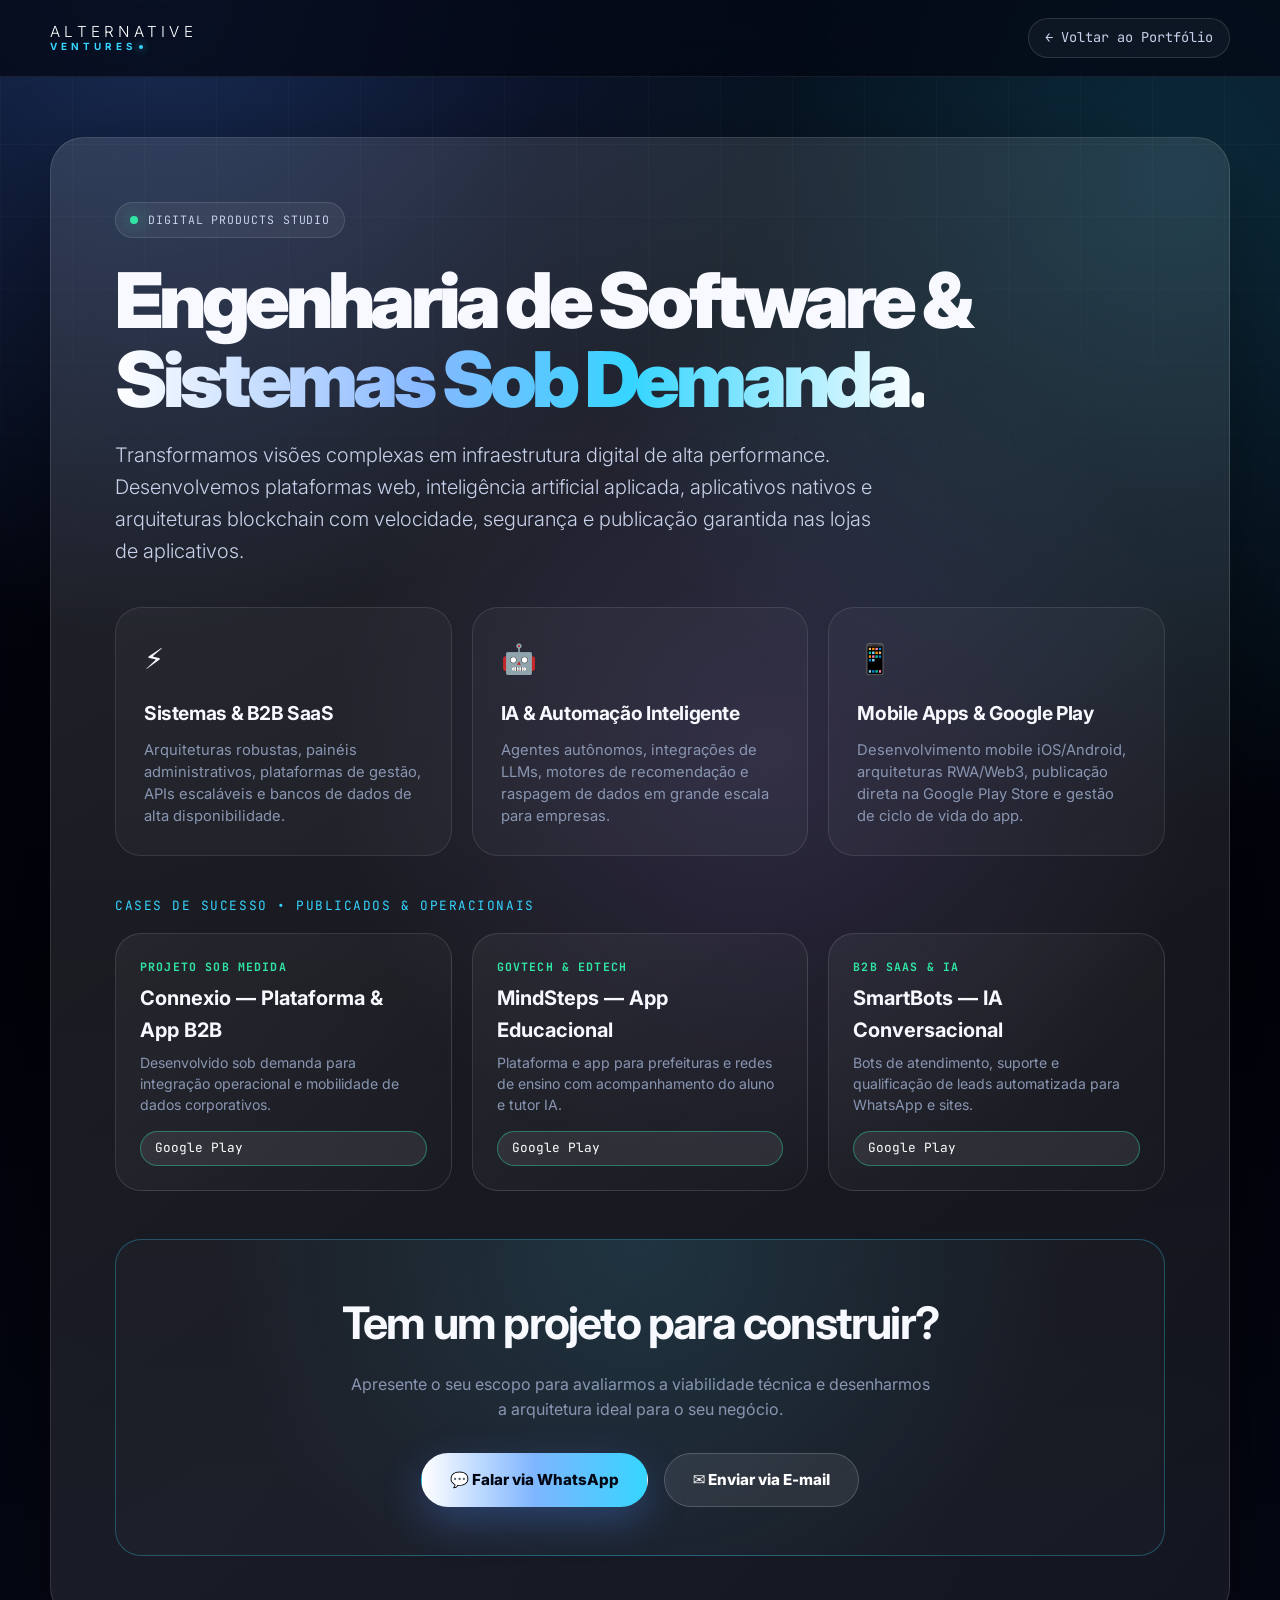
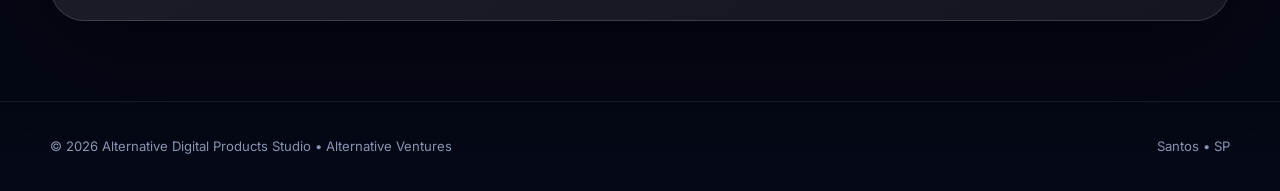
<file: site/dev/index.html>
<!DOCTYPE html>
<html lang="pt-BR">
<head>
<meta charset="UTF-8" />
<meta name="viewport" content="width=device-width, initial-scale=1.0" />
<title>Alternative Digital Products Studio | Desenvolvimento Sob Demanda</title>
<meta name="description" content="Engenharia de software, inteligência artificial, aplicativos e sistemas sob demanda com padrão de arquitetura proprietário." />
<meta name="theme-color" content="#050816" />
<link rel="preconnect" href="https://fonts.googleapis.com" />
<link rel="preconnect" href="https://fonts.gstatic.com" crossorigin />
<link href="https://fonts.googleapis.com/css2?family=Inter:wght@300;400;500;600;700;800;900&family=JetBrains+Mono:wght@400;500;700&display=swap" rel="stylesheet" />
<style>
:root{--bg:#040713;--text:#f7f9ff;--soft:#c7d2ea;--muted:#8996b2;--blue:#4f8cff;--cyan:#35d5ff;--green:#31e6a5;--purple:#9b7cff;--radius-xl:34px;--radius-lg:26px;--radius-md:18px;--font-sans:'Inter',system-ui,-apple-system,sans-serif;--font-mono:'JetBrains Mono',monospace;--shadow:0 30px 90px rgba(0,0,0,.40)}*{box-sizing:border-box;margin:0;padding:0}html{scroll-behavior:smooth}body{min-height:100vh;font-family:var(--font-sans);color:var(--text);line-height:1.6;background:radial-gradient(circle at 12% 0%,rgba(79,140,255,.28),transparent 30%),radial-gradient(circle at 92% 10%,rgba(53,213,255,.18),transparent 32%),radial-gradient(circle at 60% 42%,rgba(155,124,255,.14),transparent 34%),linear-gradient(180deg,var(--bg) 0%,#02030a 55%,#050816 100%);overflow-x:hidden;-webkit-font-smoothing:antialiased;display:flex;flex-direction:column;justify-content:space-between}body::before{content:'';position:fixed;inset:0;pointer-events:none;background-image:linear-gradient(rgba(255,255,255,.035) 1px,transparent 1px),linear-gradient(90deg,rgba(255,255,255,.035) 1px,transparent 1px);background-size:72px 72px;mask-image:linear-gradient(to bottom,rgba(0,0,0,.8),transparent 78%);z-index:-3}a{color:inherit;text-decoration:none}button{font:inherit}.container{width:min(1180px,calc(100% - 40px));margin:0 auto}.nav{position:sticky;top:0;z-index:50;backdrop-filter:blur(18px);background:rgba(4,7,19,.74);border-bottom:1px solid rgba(255,255,255,.075)}.nav-inner{min-height:76px;display:flex;align-items:center;justify-content:space-between;gap:20px}.brand-wordmark{display:flex;flex-direction:column;line-height:1.1}.wordmark-top{font-size:.95rem;font-weight:300;letter-spacing:.28em;text-transform:uppercase;color:#fff}.wordmark-bottom{font-size:.62rem;font-weight:700;letter-spacing:.4em;text-transform:uppercase;color:var(--cyan);margin-top:1px;display:inline-flex;align-items:center}.wordmark-bottom::after{content:'';display:inline-block;width:4px;height:4px;background:var(--cyan);border-radius:50%;margin-left:3px;box-shadow:0 0 8px var(--cyan)}.back-btn{color:var(--soft);font-size:.85rem;font-family:var(--font-mono);padding:8px 16px;border-radius:999px;border:1px solid rgba(255,255,255,.12);background:rgba(255,255,255,.04);transition:.2s ease}.back-btn:hover{color:#fff;border-color:var(--cyan);background:rgba(53,213,255,.10)}.hero{padding:60px 0 80px}.hero-card{position:relative;overflow:hidden;padding:clamp(34px,6vw,64px);border-radius:var(--radius-xl);border:1px solid rgba(255,255,255,.13);background:linear-gradient(145deg,rgba(255,255,255,.09),rgba(255,255,255,.025)),rgba(255,255,255,.04);box-shadow:var(--shadow)}.eyebrow{display:inline-flex;align-items:center;gap:10px;padding:8px 14px;border:1px solid rgba(255,255,255,.12);border-radius:999px;color:var(--soft);font-family:var(--font-mono);font-size:.72rem;letter-spacing:.08em;text-transform:uppercase;background:rgba(255,255,255,.055);margin-bottom:24px}.status-dot{width:8px;height:8px;border-radius:999px;background:var(--green);box-shadow:0 0 18px rgba(49,230,165,.9)}h1{font-size:clamp(2.5rem,6vw,5rem);line-height:1.02;letter-spacing:-.06em;font-weight:900;margin-bottom:20px}.gradient-text{background:linear-gradient(90deg,#fff 0%,#87b8ff 38%,#35d5ff 64%,#fff 100%);-webkit-background-clip:text;background-clip:text;color:transparent}.hero-p{color:var(--soft);font-size:clamp(1rem,2vw,1.25rem);max-width:780px;margin-bottom:40px;font-weight:300}.dev-grid{display:grid;grid-template-columns:repeat(3,1fr);gap:20px;margin-bottom:40px}.dev-card{padding:28px;border-radius:var(--radius-lg);border:1px solid rgba(255,255,255,.1);background:rgba(255,255,255,.03);transition:.24s ease}.dev-card:hover{transform:translateY(-4px);border-color:rgba(79,140,255,.4);background:rgba(255,255,255,.05)}.dev-card .icon{font-size:1.8rem;margin-bottom:16px;display:block}.dev-card h3{font-size:1.2rem;margin-bottom:10px;letter-spacing:-.02em}.dev-card p{color:var(--muted);font-size:.92rem;line-height:1.5}.cases-section{margin-bottom:48px}.cases-title{font-size:.8rem;font-family:var(--font-mono);text-transform:uppercase;letter-spacing:.12em;color:var(--cyan);margin-bottom:16px}.cases-grid{display:grid;grid-template-columns:repeat(3,1fr);gap:20px}.case-card{padding:24px;border-radius:var(--radius-lg);border:1px solid rgba(255,255,255,.12);background:linear-gradient(135deg,rgba(255,255,255,.05),rgba(255,255,255,.01));display:flex;flex-direction:column;justify-content:space-between;gap:16px}.case-card h4{font-size:.72rem;font-family:var(--font-mono);text-transform:uppercase;letter-spacing:.1em;color:var(--green);margin-bottom:6px}.case-card h3{font-size:1.25rem;margin-bottom:6px}.case-card p{color:var(--muted);font-size:.88rem;line-height:1.5}.playstore-badge-wrapper{position:relative;display:inline-block;align-self:flex-start}.qr-popover{display:none;position:absolute;bottom:calc(100% + 12px);left:50%;transform:translateX(-50%);background:#070c1d;border:1px solid rgba(53,213,255,.4);padding:12px;border-radius:16px;box-shadow:0 16px 40px rgba(0,0,0,.6);text-align:center;z-index:100;width:140px;pointer-events:none}.qr-popover::after{content:'';position:absolute;top:100%;left:50%;transform:translateX(-50%);border-width:6px;border-style:solid;border-color:rgba(53,213,255,.4) transparent transparent transparent}.qr-popover img{width:116px;height:116px;border-radius:8px;display:block;margin:0 auto;background:#fff;padding:4px}.qr-popover span{display:block;font-size:.65rem;font-family:var(--font-mono);color:var(--soft);margin-top:6px;line-height:1.2}.playstore-badge-wrapper:hover .qr-popover{display:block;animation:fadeIn .2s ease-in-out}@keyframes fadeIn{from{opacity:0;transform:translate(-50%,6px)}to{opacity:1;transform:translate(-50%,0)}}.playstore-badge{display:inline-flex;align-items:center;gap:6px;padding:6px 14px;border-radius:999px;background:rgba(255,255,255,.08);border:1px solid rgba(49,230,165,.4);color:#fff;font-size:.8rem;font-family:var(--font-mono);transition:.2s ease}.playstore-badge:hover{background:rgba(49,230,165,.2);transform:translateY(-2px)}.playstore-badge svg{fill:var(--green)}.cta-box{display:flex;flex-direction:column;align-items:center;text-align:center;padding:48px 24px;border-radius:var(--radius-lg);border:1px solid rgba(53,213,255,.3);background:radial-gradient(circle at 50% 0%,rgba(53,213,255,.12),transparent 70%),rgba(255,255,255,.02)}.cta-box h2{font-size:clamp(1.8rem,4vw,2.8rem);margin-bottom:12px;letter-spacing:-.04em}.cta-box p{color:var(--muted);max-width:580px;margin-bottom:30px}.action-buttons{display:flex;gap:16px;flex-wrap:wrap;justify-content:center}.btn{display:inline-flex;align-items:center;gap:10px;min-height:52px;padding:14px 28px;border-radius:999px;font-weight:800;font-size:.95rem;border:1px solid rgba(255,255,255,.14);cursor:pointer;transition:.22s ease}.btn-primary{color:#020713;background:linear-gradient(90deg,#fff,#7eb5ff,#35d5ff);border-color:transparent;box-shadow:0 14px 40px rgba(79,140,255,.30)}.btn-secondary{color:#fff;background:rgba(255,255,255,.08);border-color:rgba(255,255,255,.18)}.btn:hover{transform:translateY(-2px);filter:brightness(1.1)}footer{padding:34px 0;border-top:1px solid rgba(255,255,255,.08);color:var(--muted);font-size:.82rem}.footer-inner{display:flex;justify-content:space-between;align-items:center;flex-wrap:wrap;gap:16px}@media(max-width:900px){.dev-grid{grid-template-columns:1fr}.cases-grid{grid-template-columns:1fr}.qr-popover{display:none!important}}
</style>
</head>
<body>
<nav class="nav"><div class="container nav-inner"><a class="brand-wordmark" href="/" aria-label="Alternative Ventures"><span class="wordmark-top">Alternative</span><span class="wordmark-bottom">Ventures</span></a><a href="/" class="back-btn">← Voltar ao Portfólio</a></div></nav>
<main class="hero"><div class="container"><div class="hero-card"><div class="eyebrow"><span class="status-dot"></span> Digital Products Studio</div><h1>Engenharia de Software & <br /><span class="gradient-text">Sistemas Sob Demanda.</span></h1><p class="hero-p">Transformamos visões complexas em infraestrutura digital de alta performance. Desenvolvemos plataformas web, inteligência artificial aplicada, aplicativos nativos e arquiteturas blockchain com velocidade, segurança e publicação garantida nas lojas de aplicativos.</p>
<div class="dev-grid"><article class="dev-card"><span class="icon">⚡</span><h3>Sistemas & B2B SaaS</h3><p>Arquiteturas robustas, painéis administrativos, plataformas de gestão, APIs escaláveis e bancos de dados de alta disponibilidade.</p></article><article class="dev-card"><span class="icon">🤖</span><h3>IA & Automação Inteligente</h3><p>Agentes autônomos, integrações de LLMs, motores de recomendação e raspagem de dados em grande escala para empresas.</p></article><article class="dev-card"><span class="icon">📱</span><h3>Mobile Apps & Google Play</h3><p>Desenvolvimento mobile iOS/Android, arquiteturas RWA/Web3, publicação direta na Google Play Store e gestão de ciclo de vida do app.</p></article></div>
<div class="cases-section"><div class="cases-title">Cases de Sucesso • Publicados & Operacionais</div><div class="cases-grid"><div class="case-card"><div><h4>Projeto Sob Medida</h4><h3>Connexio — Plataforma & App B2B</h3><p>Desenvolvido sob demanda para integração operacional e mobilidade de dados corporativos.</p></div><a href="https://play.google.com/store/apps/details?id=br.com.alternativeventures.connexio" class="playstore-badge" target="_blank" rel="noopener">Google Play</a></div><div class="case-card"><div><h4>GovTech & EdTech</h4><h3>MindSteps — App Educacional</h3><p>Plataforma e app para prefeituras e redes de ensino com acompanhamento do aluno e tutor IA.</p></div><a href="https://play.google.com/store/apps/details?id=br.com.alternativeventures.mindsteps" class="playstore-badge" target="_blank" rel="noopener">Google Play</a></div><div class="case-card"><div><h4>B2B SaaS & IA</h4><h3>SmartBots — IA Conversacional</h3><p>Bots de atendimento, suporte e qualificação de leads automatizada para WhatsApp e sites.</p></div><a href="https://play.google.com/store/apps/details?id=club.smartbots.app" class="playstore-badge" target="_blank" rel="noopener">Google Play</a></div></div></div>
<div class="cta-box"><h2>Tem um projeto para construir?</h2><p>Apresente o seu escopo para avaliarmos a viabilidade técnica e desenharmos a arquitetura ideal para o seu negócio.</p><div class="action-buttons"><button class="btn btn-primary" type="button" onclick="openDevContact('whatsapp')"><span>💬 Falar via WhatsApp</span></button><button class="btn btn-secondary" type="button" onclick="openDevContact('email')"><span>✉️ Enviar via E-mail</span></button></div></div>
</div></div></main><footer><div class="container footer-inner"><div>© 2026 Alternative Digital Products Studio • Alternative Ventures</div><div>Santos • SP</div></div></footer>
<script>const secureVault={user:['henrique','campos66','gmail.com'],phone:['55','11','94798','4328']};function openDevContact(channel){if(channel==='email'){const mail=secureVault.user[0]+secureVault.user[1]+'@'+secureVault.user[2];window.location.href='mailto:'+mail+'?subject=Solicitacao%20de%20Desenvolvimento%20-%20Digital%20Products%20Studio';return}if(channel==='whatsapp'){const num=secureVault.phone.join('');const text=encodeURIComponent('Olá! Vim pelo Alternative Digital Products Studio e gostaria de cotar um projeto sob demanda.');window.open('https://wa.me/'+num+'?text='+text,'_blank','noopener,noreferrer')}}</script>
</body>
</html>
</file>
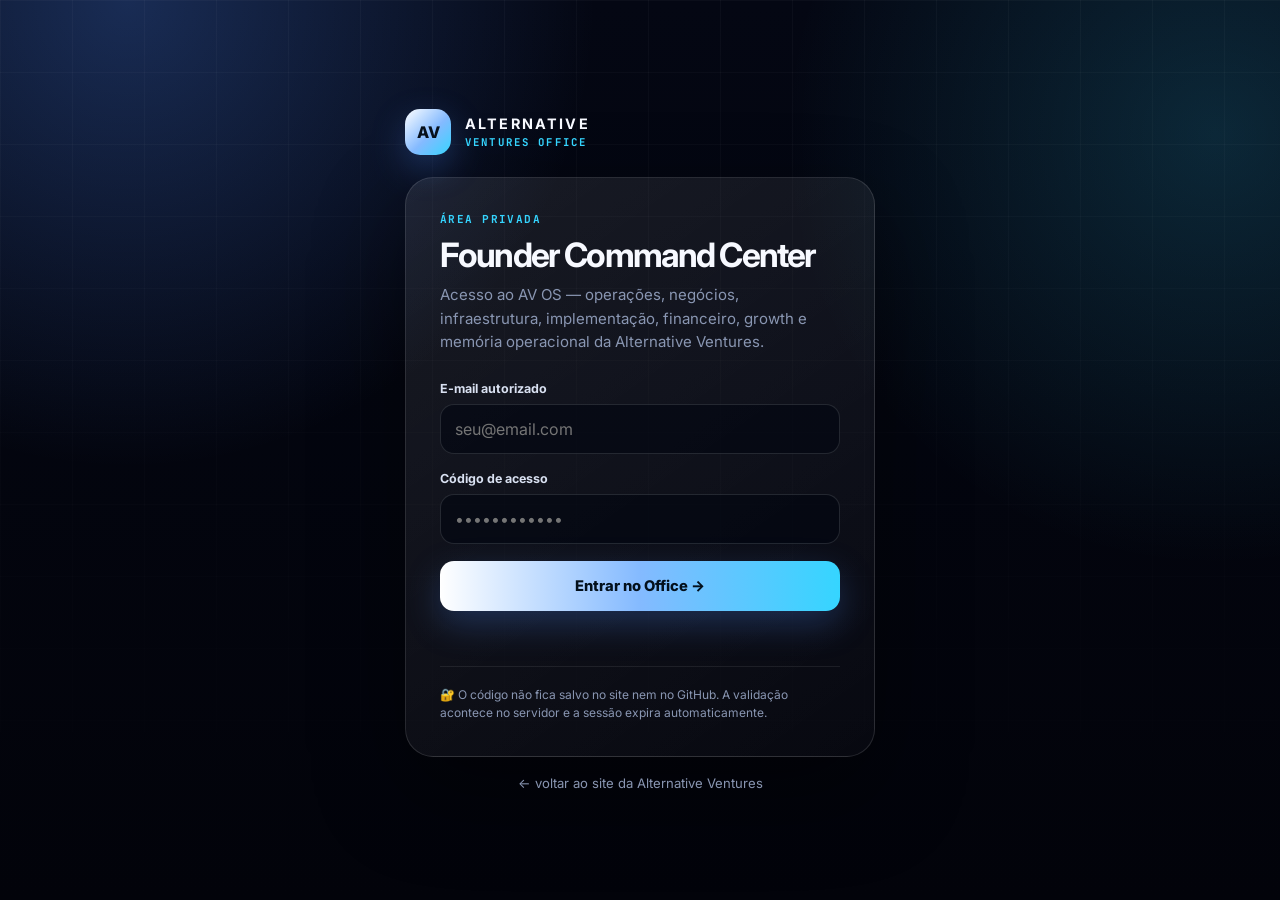
<file: site/login/index.html>
<!doctype html>
<html lang="pt-BR">
<head>
  <meta charset="utf-8" />
  <meta name="viewport" content="width=device-width,initial-scale=1" />
  <meta name="robots" content="noindex,nofollow" />
  <meta name="theme-color" content="#050816" />
  <title>Alternative Ventures Office — Acesso</title>
  <link rel="preconnect" href="https://fonts.googleapis.com">
  <link rel="preconnect" href="https://fonts.gstatic.com" crossorigin>
  <link href="https://fonts.googleapis.com/css2?family=Inter:wght@400;500;600;700;800&family=JetBrains+Mono:wght@500;700&display=swap" rel="stylesheet">
  <style>
    :root{--bg:#040713;--card:rgba(255,255,255,.055);--border:rgba(255,255,255,.12);--text:#f7f9ff;--muted:#8996b2;--cyan:#35d5ff;--blue:#4f8cff;--danger:#ff7999}
    *{box-sizing:border-box} body{margin:0;min-height:100vh;font-family:Inter,system-ui,sans-serif;color:var(--text);background:radial-gradient(circle at 10% 0%,rgba(79,140,255,.28),transparent 32%),radial-gradient(circle at 95% 15%,rgba(53,213,255,.16),transparent 30%),linear-gradient(180deg,#040713,#02030a);display:grid;place-items:center;padding:24px}
    body:before{content:'';position:fixed;inset:0;pointer-events:none;background-image:linear-gradient(rgba(255,255,255,.03) 1px,transparent 1px),linear-gradient(90deg,rgba(255,255,255,.03) 1px,transparent 1px);background-size:72px 72px;mask-image:linear-gradient(#000,transparent)}
    .wrap{width:min(470px,100%);position:relative}.brand{display:flex;align-items:center;gap:14px;margin-bottom:22px}.mark{width:46px;height:46px;border-radius:15px;display:grid;place-items:center;font-weight:800;background:linear-gradient(135deg,#fff,#84baff 55%,#35d5ff);color:#06101c;box-shadow:0 12px 34px rgba(79,140,255,.28)}
    .brand strong{display:block;letter-spacing:.15em;text-transform:uppercase;font-size:.9rem}.brand span{display:block;color:var(--cyan);font:700 .67rem 'JetBrains Mono';letter-spacing:.2em;text-transform:uppercase;margin-top:3px}
    .card{border:1px solid var(--border);border-radius:28px;background:linear-gradient(145deg,rgba(255,255,255,.085),rgba(255,255,255,.025));box-shadow:0 35px 90px rgba(0,0,0,.42);padding:34px}
    .eyebrow{font:700 .69rem 'JetBrains Mono';letter-spacing:.13em;color:var(--cyan);text-transform:uppercase;margin:0 0 12px}.card h1{font-size:2.1rem;letter-spacing:-.055em;line-height:1;margin:0 0 12px}.sub{color:var(--muted);line-height:1.55;margin:0 0 28px;font-size:.94rem}
    label{display:block;font-size:.78rem;font-weight:700;margin:0 0 8px;color:#d9e1f2}input{width:100%;height:50px;border-radius:14px;border:1px solid var(--border);background:rgba(3,7,18,.64);color:#fff;padding:0 14px;font:inherit;outline:none;margin-bottom:17px}input:focus{border-color:rgba(53,213,255,.65);box-shadow:0 0 0 3px rgba(53,213,255,.08)}
    button{width:100%;height:50px;border:0;border-radius:14px;background:linear-gradient(90deg,#fff,#84baff,#35d5ff);font:800 .92rem Inter;color:#03101c;cursor:pointer;box-shadow:0 13px 35px rgba(79,140,255,.26)}button:disabled{opacity:.65;cursor:wait}.msg{min-height:22px;color:var(--danger);font-size:.82rem;margin-top:13px}.back{display:block;text-align:center;margin-top:18px;color:var(--muted);font-size:.82rem;text-decoration:none}.back:hover{color:#fff}.secure{margin-top:20px;padding-top:19px;border-top:1px solid rgba(255,255,255,.08);color:var(--muted);font-size:.75rem;line-height:1.5}
  </style>
</head>
<body>
  <main class="wrap">
    <a href="/" class="brand" style="color:inherit;text-decoration:none"><div class="mark">AV</div><div><strong>Alternative</strong><span>Ventures Office</span></div></a>
    <section class="card">
      <p class="eyebrow">Área privada</p>
      <h1>Founder Command Center</h1>
      <p class="sub">Acesso ao AV OS — operações, negócios, infraestrutura, implementação, financeiro, growth e memória operacional da Alternative Ventures.</p>
      <form id="login-form">
        <label for="email">E-mail autorizado</label>
        <input id="email" type="email" autocomplete="username" required placeholder="seu@email.com" />
        <label for="code">Código de acesso</label>
        <input id="code" type="password" autocomplete="current-password" required placeholder="••••••••••••" />
        <button id="submit" type="submit">Entrar no Office →</button>
        <div id="msg" class="msg" role="status"></div>
      </form>
      <div class="secure">🔐 O código não fica salvo no site nem no GitHub. A validação acontece no servidor e a sessão expira automaticamente.</div>
    </section>
    <a class="back" href="/">← voltar ao site da Alternative Ventures</a>
  </main>
<script>
  const form=document.getElementById('login-form');
  const msg=document.getElementById('msg');
  const submit=document.getElementById('submit');
  const params=new URLSearchParams(location.search);
  const requested=params.get('next')||'/office/';
  const next=requested.startsWith('/') && !requested.startsWith('//') ? requested : '/office/';

  const existing=localStorage.getItem('avos_session');
  if(existing){
    fetch('/api/session',{headers:{Authorization:'Bearer '+existing},cache:'no-store'}).then(r=>{if(r.ok)location.replace(next)}).catch(()=>{});
  }

  form.addEventListener('submit',async(e)=>{
    e.preventDefault(); msg.textContent=''; submit.disabled=true; submit.textContent='Validando…';
    try{
      const res=await fetch('/api/login',{method:'POST',headers:{'content-type':'application/json'},body:JSON.stringify({email:document.getElementById('email').value,code:document.getElementById('code').value})});
      const data=await res.json().catch(()=>({}));
      if(!res.ok){
        if(data.error==='auth_not_configured') throw new Error('O acesso privado ainda precisa ser configurado no Netlify.');
        throw new Error('E-mail ou código inválido.');
      }
      localStorage.setItem('avos_session',data.token);
      location.replace(next);
    }catch(err){msg.textContent=err.message||'Não foi possível entrar.';submit.disabled=false;submit.textContent='Entrar no Office →';}
  });
</script>
</body>
</html>
</file>
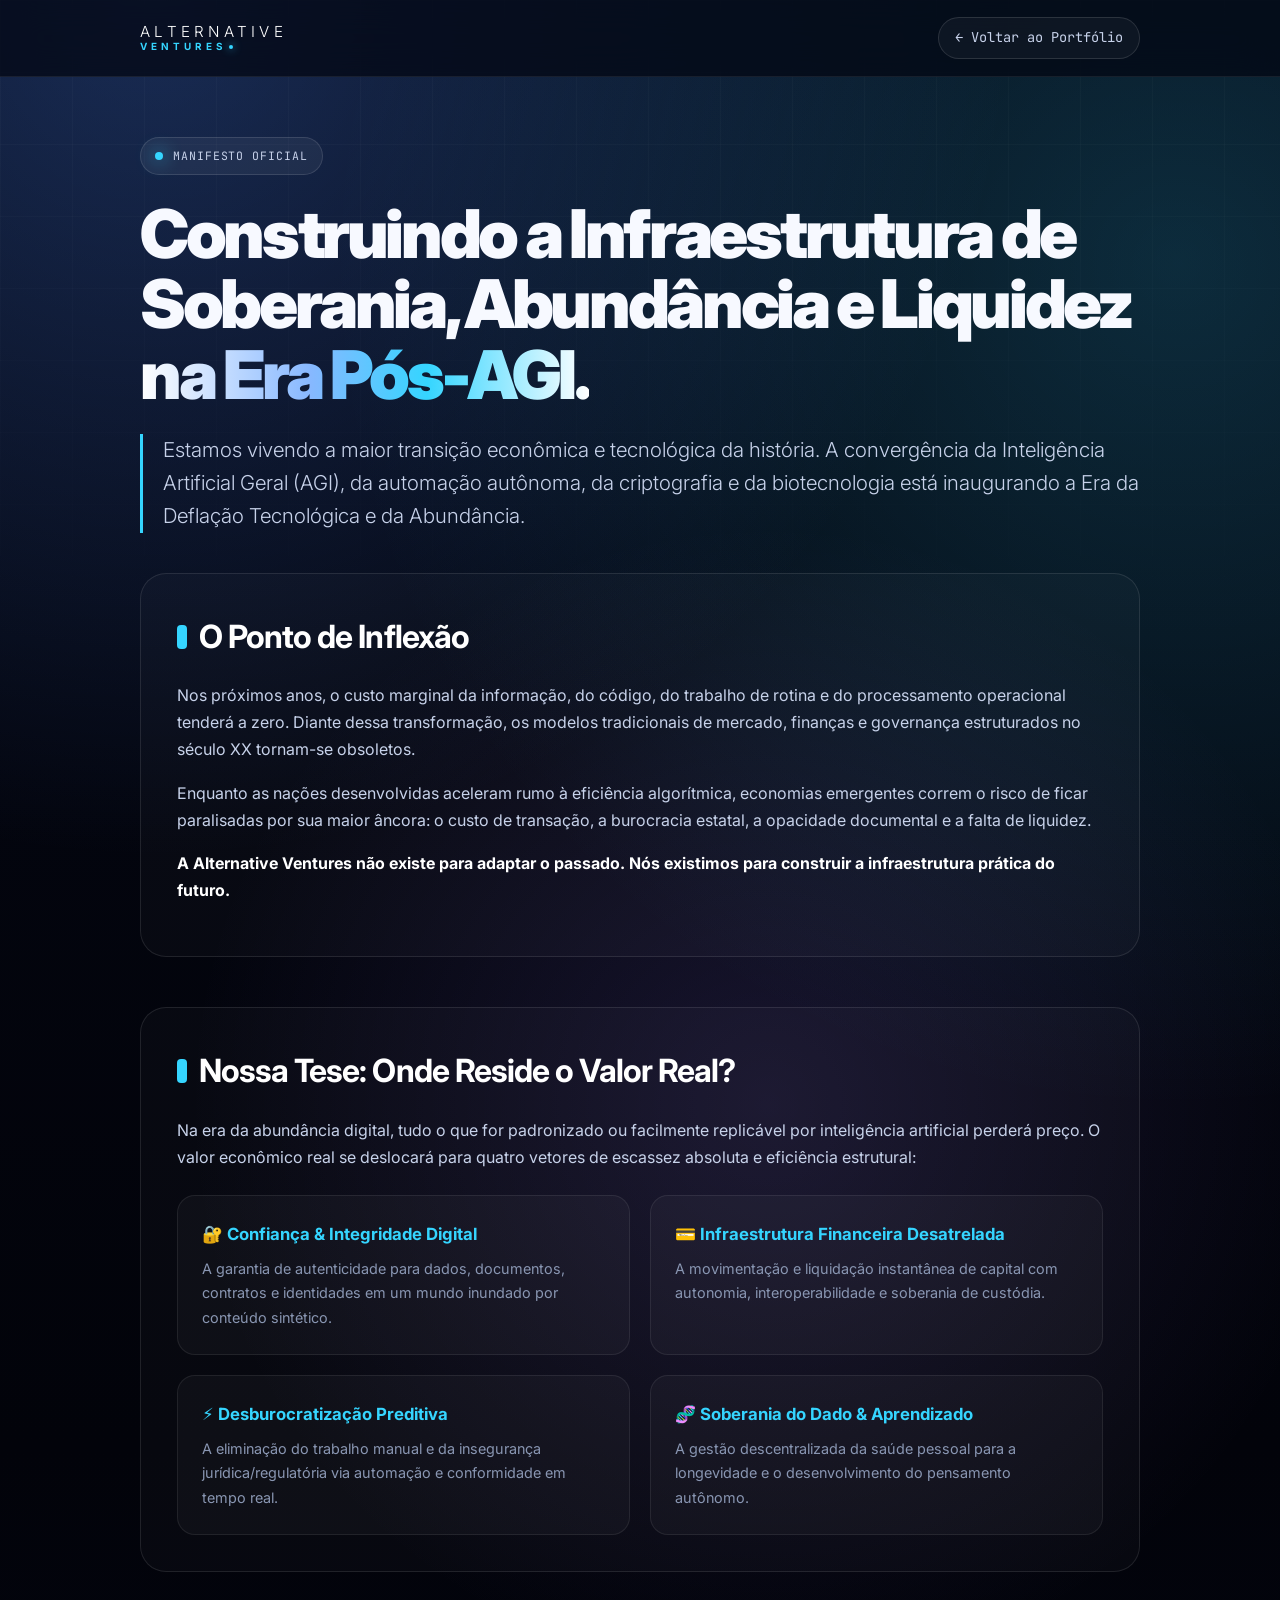
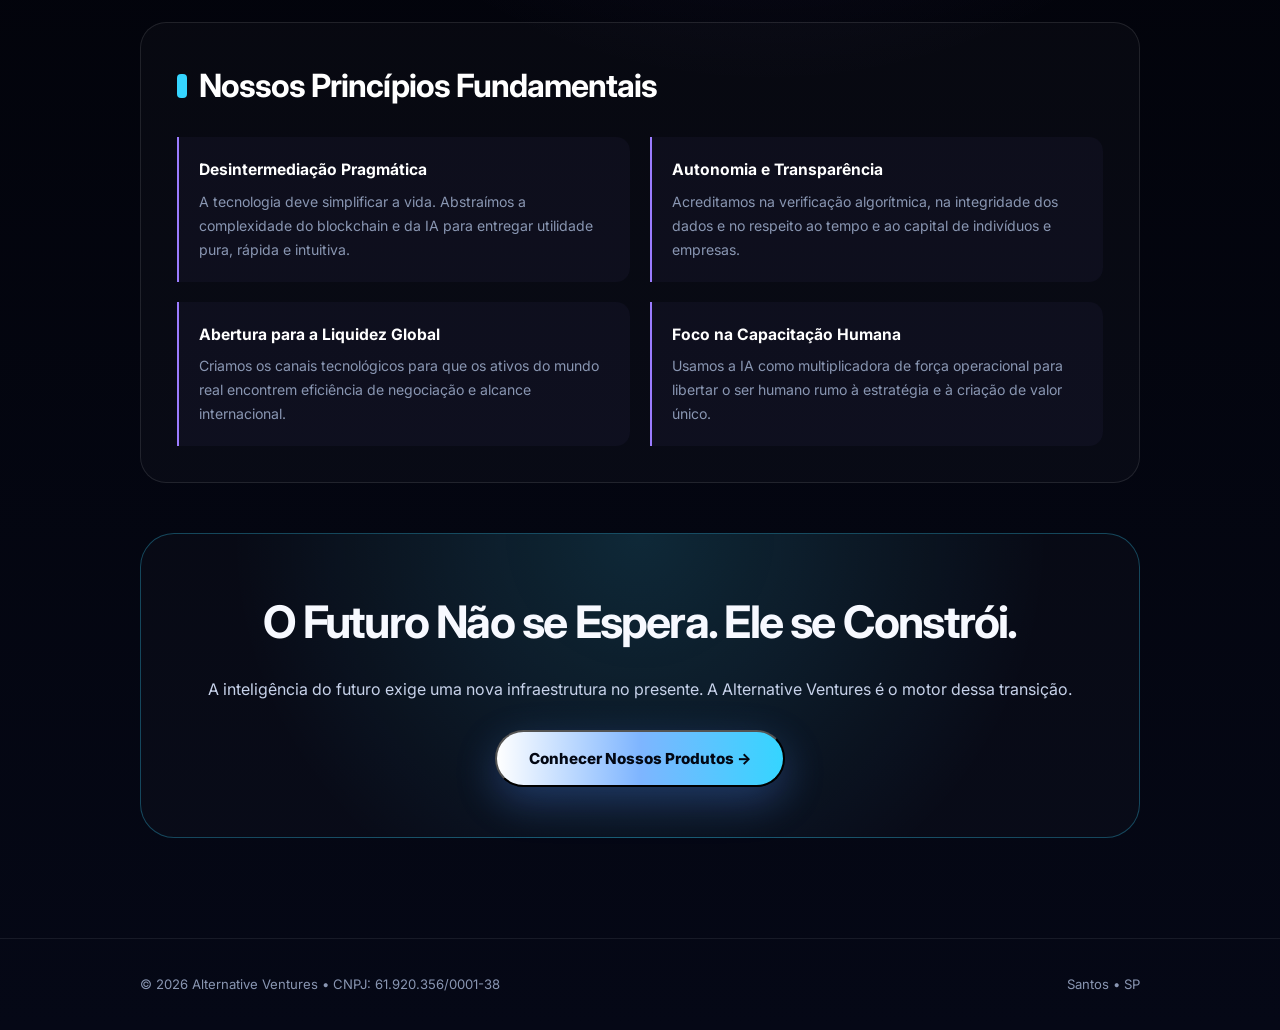
<file: site/manifesto/index.html>
<!DOCTYPE html>
<html lang="pt-BR">
<head>
  <meta charset="UTF-8" />
  <meta name="viewport" content="width=device-width, initial-scale=1.0" />
  <title>Manifesto | Alternative Ventures - Infraestrutura na Era Pós-AGI</title>
  <meta name="description" content="Manifesto Alternative Ventures: Construindo a Infraestrutura de Soberania, Abundância e Liquidez na Era Pós-AGI." />
  <meta name="theme-color" content="#050816" />
  <link rel="preconnect" href="https://fonts.googleapis.com" />
  <link rel="preconnect" href="https://fonts.gstatic.com" crossorigin />
  <link href="https://fonts.googleapis.com/css2?family=Inter:wght@300;400;500;600;700;800;900&family=JetBrains+Mono:wght@400;500;700&display=swap" rel="stylesheet" />
  <style>
    :root { --bg:#040713;--text:#f7f9ff;--soft:#c7d2ea;--muted:#8996b2;--blue:#4f8cff;--cyan:#35d5ff;--green:#31e6a5;--purple:#9b7cff;--radius-xl:34px;--radius-lg:26px;--radius-md:18px;--font-sans:'Inter',system-ui,-apple-system,sans-serif;--font-mono:'JetBrains Mono',monospace;--shadow:0 30px 90px rgba(0,0,0,.40)}
    *{box-sizing:border-box;margin:0;padding:0}html{scroll-behavior:smooth}body{min-height:100vh;font-family:var(--font-sans);color:var(--text);line-height:1.7;background:radial-gradient(circle at 12% 0%,rgba(79,140,255,.28),transparent 30%),radial-gradient(circle at 92% 10%,rgba(53,213,255,.18),transparent 32%),radial-gradient(circle at 60% 42%,rgba(155,124,255,.14),transparent 34%),linear-gradient(180deg,var(--bg) 0%,#02030a 55%,#050816 100%);overflow-x:hidden;-webkit-font-smoothing:antialiased}body::before{content:'';position:fixed;inset:0;pointer-events:none;background-image:linear-gradient(rgba(255,255,255,.035) 1px,transparent 1px),linear-gradient(90deg,rgba(255,255,255,.035) 1px,transparent 1px);background-size:72px 72px;mask-image:linear-gradient(to bottom,rgba(0,0,0,.8),transparent 78%);z-index:-3}a{color:inherit;text-decoration:none}button{font:inherit}.container{width:min(1000px,calc(100% - 40px));margin:0 auto}.nav{position:sticky;top:0;z-index:50;backdrop-filter:blur(18px);background:rgba(4,7,19,.74);border-bottom:1px solid rgba(255,255,255,.075)}.nav-inner{min-height:76px;display:flex;align-items:center;justify-content:space-between;gap:20px}.brand-wordmark{display:flex;flex-direction:column;line-height:1.1}.wordmark-top{font-size:.95rem;font-weight:300;letter-spacing:.28em;text-transform:uppercase;color:#fff}.wordmark-bottom{font-size:.62rem;font-weight:700;letter-spacing:.4em;text-transform:uppercase;color:var(--cyan);margin-top:1px;display:inline-flex;align-items:center}.wordmark-bottom::after{content:'';display:inline-block;width:4px;height:4px;background:var(--cyan);border-radius:50%;margin-left:3px;box-shadow:0 0 8px var(--cyan)}.back-btn{color:var(--soft);font-size:.85rem;font-family:var(--font-mono);padding:8px 16px;border-radius:999px;border:1px solid rgba(255,255,255,.12);background:rgba(255,255,255,.04);transition:.2s ease}.back-btn:hover{color:#fff;border-color:var(--cyan);background:rgba(53,213,255,.10)}.hero{padding:60px 0 40px}.eyebrow{display:inline-flex;align-items:center;gap:10px;padding:8px 14px;border:1px solid rgba(255,255,255,.12);border-radius:999px;color:var(--soft);font-family:var(--font-mono);font-size:.72rem;letter-spacing:.08em;text-transform:uppercase;background:rgba(255,255,255,.055);margin-bottom:24px}.status-dot{width:8px;height:8px;border-radius:999px;background:var(--cyan);box-shadow:0 0 18px var(--cyan)}h1{font-size:clamp(2.2rem,5.5vw,4.2rem);line-height:1.05;letter-spacing:-.05em;font-weight:900;margin-bottom:24px}.gradient-text{background:linear-gradient(90deg,#fff 0%,#87b8ff 38%,#35d5ff 64%,#fff 100%);-webkit-background-clip:text;background-clip:text;color:transparent}.lead-p{font-size:clamp(1.05rem,2vw,1.28rem);color:var(--soft);font-weight:300;line-height:1.6;margin-bottom:40px;border-left:3px solid var(--cyan);padding-left:20px}.section-block{margin-bottom:50px;padding:36px;border-radius:var(--radius-lg);border:1px solid rgba(255,255,255,.1);background:rgba(255,255,255,.025)}.section-title{font-size:clamp(1.4rem,3vw,2rem);margin-bottom:18px;letter-spacing:-.03em;color:#fff;display:flex;align-items:center;gap:12px}.section-title::before{content:'';display:inline-block;width:10px;height:24px;background:var(--cyan);border-radius:4px}p{color:var(--soft);margin-bottom:16px;font-size:1rem}p strong{color:#fff}.grid-2x2{display:grid;grid-template-columns:repeat(2,1fr);gap:20px;margin-top:24px}.vector-card{padding:24px;border-radius:var(--radius-md);border:1px solid rgba(255,255,255,.08);background:rgba(255,255,255,.03)}.vector-card h4{font-size:1.05rem;color:var(--cyan);margin-bottom:8px;display:flex;align-items:center;gap:8px}.vector-card p{font-size:.9rem;color:var(--muted);margin-bottom:0}.principles-grid{display:grid;grid-template-columns:repeat(2,1fr);gap:20px;margin-top:24px}.principle-item{padding:20px;border-left:2px solid var(--purple);background:rgba(155,124,255,.04);border-radius:0 14px 14px 0}.principle-item h4{color:#fff;margin-bottom:6px;font-size:.98rem}.principle-item p{font-size:.88rem;color:var(--muted);margin-bottom:0}.closing-box{text-align:center;padding:50px 30px;border-radius:var(--radius-xl);border:1px solid rgba(53,213,255,.3);background:radial-gradient(circle at 50% 0%,rgba(53,213,255,.15),transparent 70%),rgba(255,255,255,.02);margin-bottom:60px}.closing-box h2{font-size:clamp(1.8rem,4vw,2.8rem);margin-bottom:16px;letter-spacing:-.04em}.btn-cta{display:inline-flex;align-items:center;gap:10px;min-height:52px;padding:14px 32px;border-radius:999px;font-weight:800;font-size:.95rem;color:#020713;background:linear-gradient(90deg,#fff,#7eb5ff,#35d5ff);box-shadow:0 14px 40px rgba(79,140,255,.30);cursor:pointer;transition:.22s ease;margin-top:10px}.btn-cta:hover{transform:translateY(-2px);filter:brightness(1.1)}footer{padding:34px 0;border-top:1px solid rgba(255,255,255,.08);color:var(--muted);font-size:.82rem}.footer-inner{display:flex;justify-content:space-between;align-items:center;flex-wrap:wrap;gap:16px}@media(max-width:768px){.grid-2x2,.principles-grid{grid-template-columns:1fr}.section-block{padding:24px}}
  </style>
</head>
<body>
  <nav class="nav"><div class="container nav-inner"><a class="brand-wordmark" href="/" aria-label="Alternative Ventures"><span class="wordmark-top">Alternative</span><span class="wordmark-bottom">Ventures</span></a><a href="/" class="back-btn">← Voltar ao Portfólio</a></div></nav>
  <main class="hero"><div class="container">
    <div class="eyebrow"><span class="status-dot"></span> Manifesto Oficial</div>
    <h1>Construindo a Infraestrutura de Soberania, Abundância e Liquidez <br /><span class="gradient-text">na Era Pós-AGI.</span></h1>
    <p class="lead-p">Estamos vivendo a maior transição econômica e tecnológica da história. A convergência da Inteligência Artificial Geral (AGI), da automação autônoma, da criptografia e da biotecnologia está inaugurando a Era da Deflação Tecnológica e da Abundância.</p>
    <section class="section-block"><h2 class="section-title">O Ponto de Inflexão</h2><p>Nos próximos anos, o custo marginal da informação, do código, do trabalho de rotina e do processamento operacional tenderá a zero. Diante dessa transformação, os modelos tradicionais de mercado, finanças e governança estruturados no século XX tornam-se obsoletos.</p><p>Enquanto as nações desenvolvidas aceleram rumo à eficiência algorítmica, economias emergentes correm o risco de ficar paralisadas por sua maior âncora: o custo de transação, a burocracia estatal, a opacidade documental e a falta de liquidez.</p><p><strong>A Alternative Ventures não existe para adaptar o passado. Nós existimos para construir a infraestrutura prática do futuro.</strong></p></section>
    <section class="section-block"><h2 class="section-title">Nossa Tese: Onde Reside o Valor Real?</h2><p>Na era da abundância digital, tudo o que for padronizado ou facilmente replicável por inteligência artificial perderá preço. O valor econômico real se deslocará para quatro vetores de escassez absoluta e eficiência estrutural:</p><div class="grid-2x2"><article class="vector-card"><h4>🔐 Confiança & Integridade Digital</h4><p>A garantia de autenticidade para dados, documentos, contratos e identidades em um mundo inundado por conteúdo sintético.</p></article><article class="vector-card"><h4>💳 Infraestrutura Financeira Desatrelada</h4><p>A movimentação e liquidação instantânea de capital com autonomia, interoperabilidade e soberania de custódia.</p></article><article class="vector-card"><h4>⚡ Desburocratização Preditiva</h4><p>A eliminação do trabalho manual e da insegurança jurídica/regulatória via automação e conformidade em tempo real.</p></article><article class="vector-card"><h4>🧬 Soberania do Dado & Aprendizado</h4><p>A gestão descentralizada da saúde pessoal para a longevidade e o desenvolvimento do pensamento autônomo.</p></article></div></section>
    <section class="section-block"><h2 class="section-title">Nossos Princípios Fundamentais</h2><div class="principles-grid"><div class="principle-item"><h4>Desintermediação Pragmática</h4><p>A tecnologia deve simplificar a vida. Abstraímos a complexidade do blockchain e da IA para entregar utilidade pura, rápida e intuitiva.</p></div><div class="principle-item"><h4>Autonomia e Transparência</h4><p>Acreditamos na verificação algorítmica, na integridade dos dados e no respeito ao tempo e ao capital de indivíduos e empresas.</p></div><div class="principle-item"><h4>Abertura para a Liquidez Global</h4><p>Criamos os canais tecnológicos para que os ativos do mundo real encontrem eficiência de negociação e alcance internacional.</p></div><div class="principle-item"><h4>Foco na Capacitação Humana</h4><p>Usamos a IA como multiplicadora de força operacional para libertar o ser humano rumo à estratégia e à criação de valor único.</p></div></div></section>
    <div class="closing-box"><h2>O Futuro Não se Espera. Ele se Constrói.</h2><p>A inteligência do futuro exige uma nova infraestrutura no presente. A Alternative Ventures é o motor dessa transição.</p><button class="btn-cta" onclick="window.location.href='/#portfolio'"><span>Conhecer Nossos Produtos →</span></button></div>
  </div></main>
  <footer><div class="container footer-inner"><div>© 2026 Alternative Ventures • CNPJ: 61.920.356/0001-38</div><div>Santos • SP</div></div></footer>
</body>
</html>
</file>
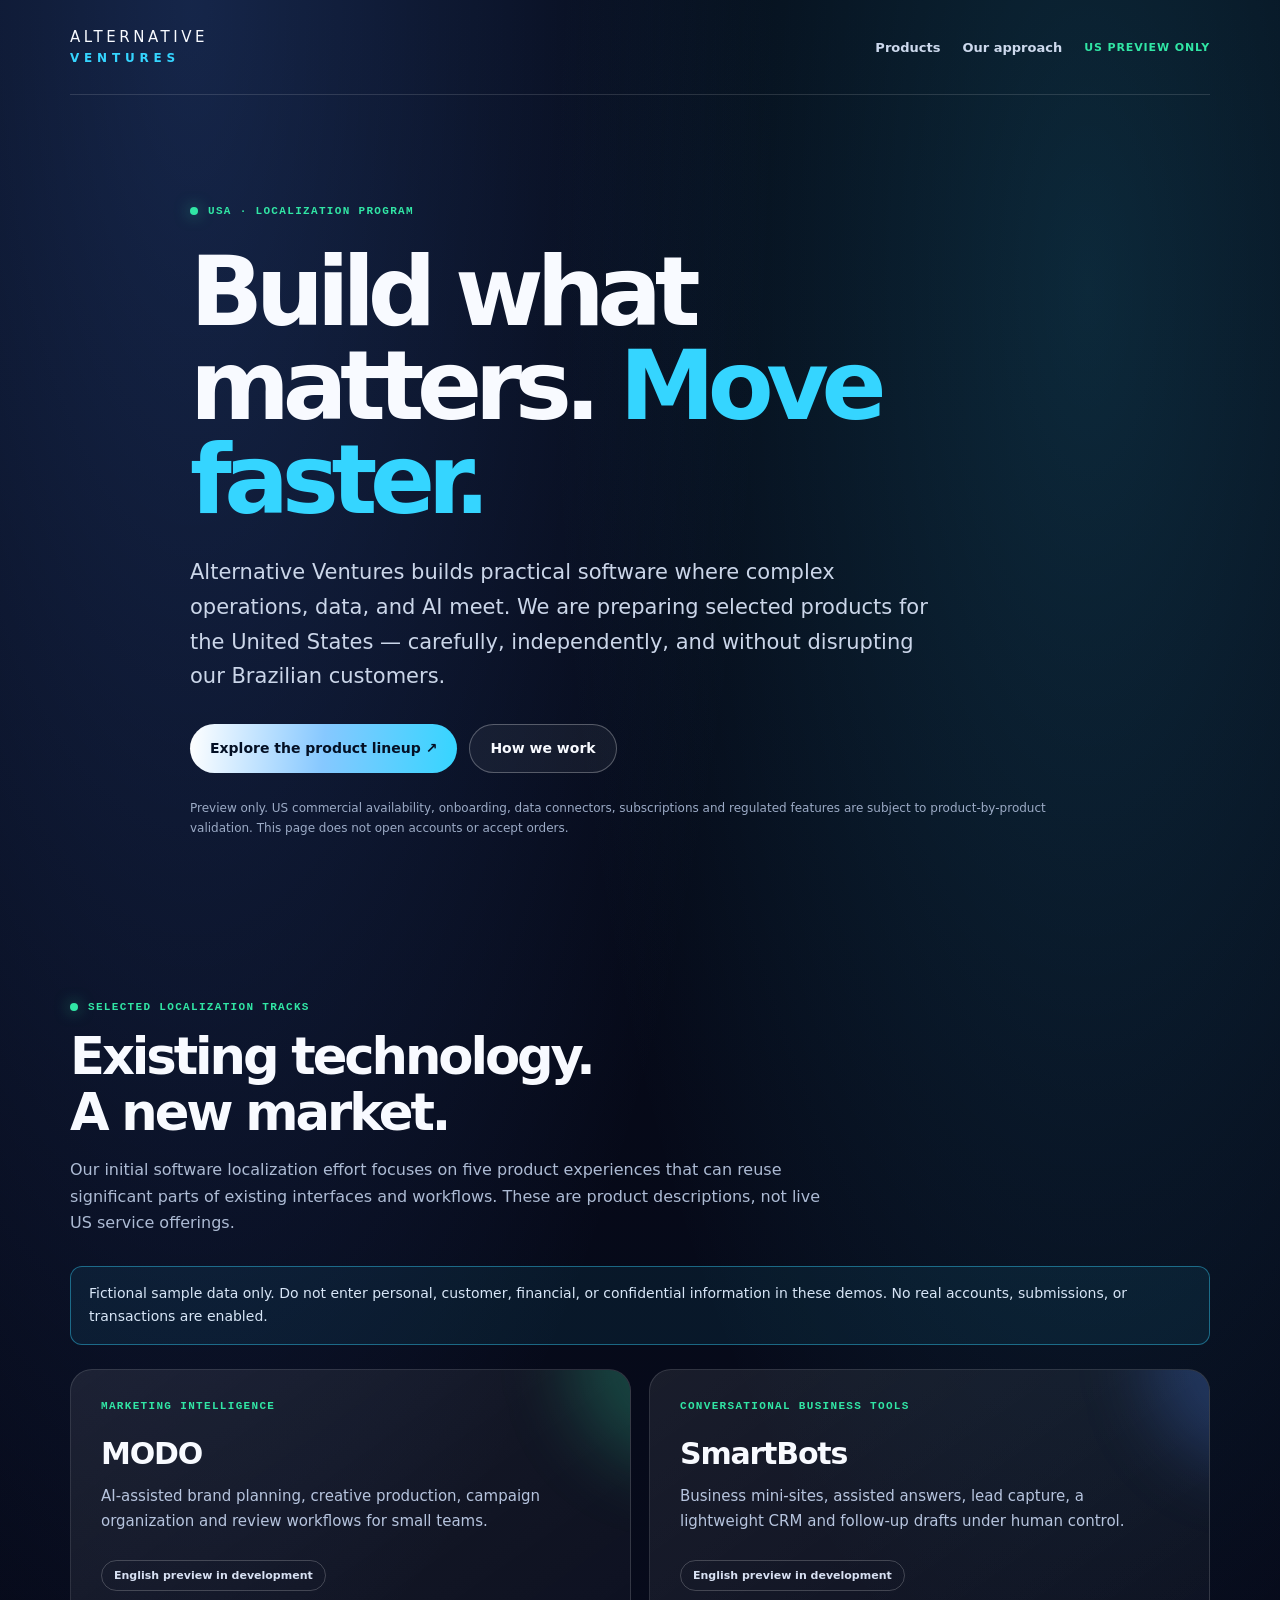
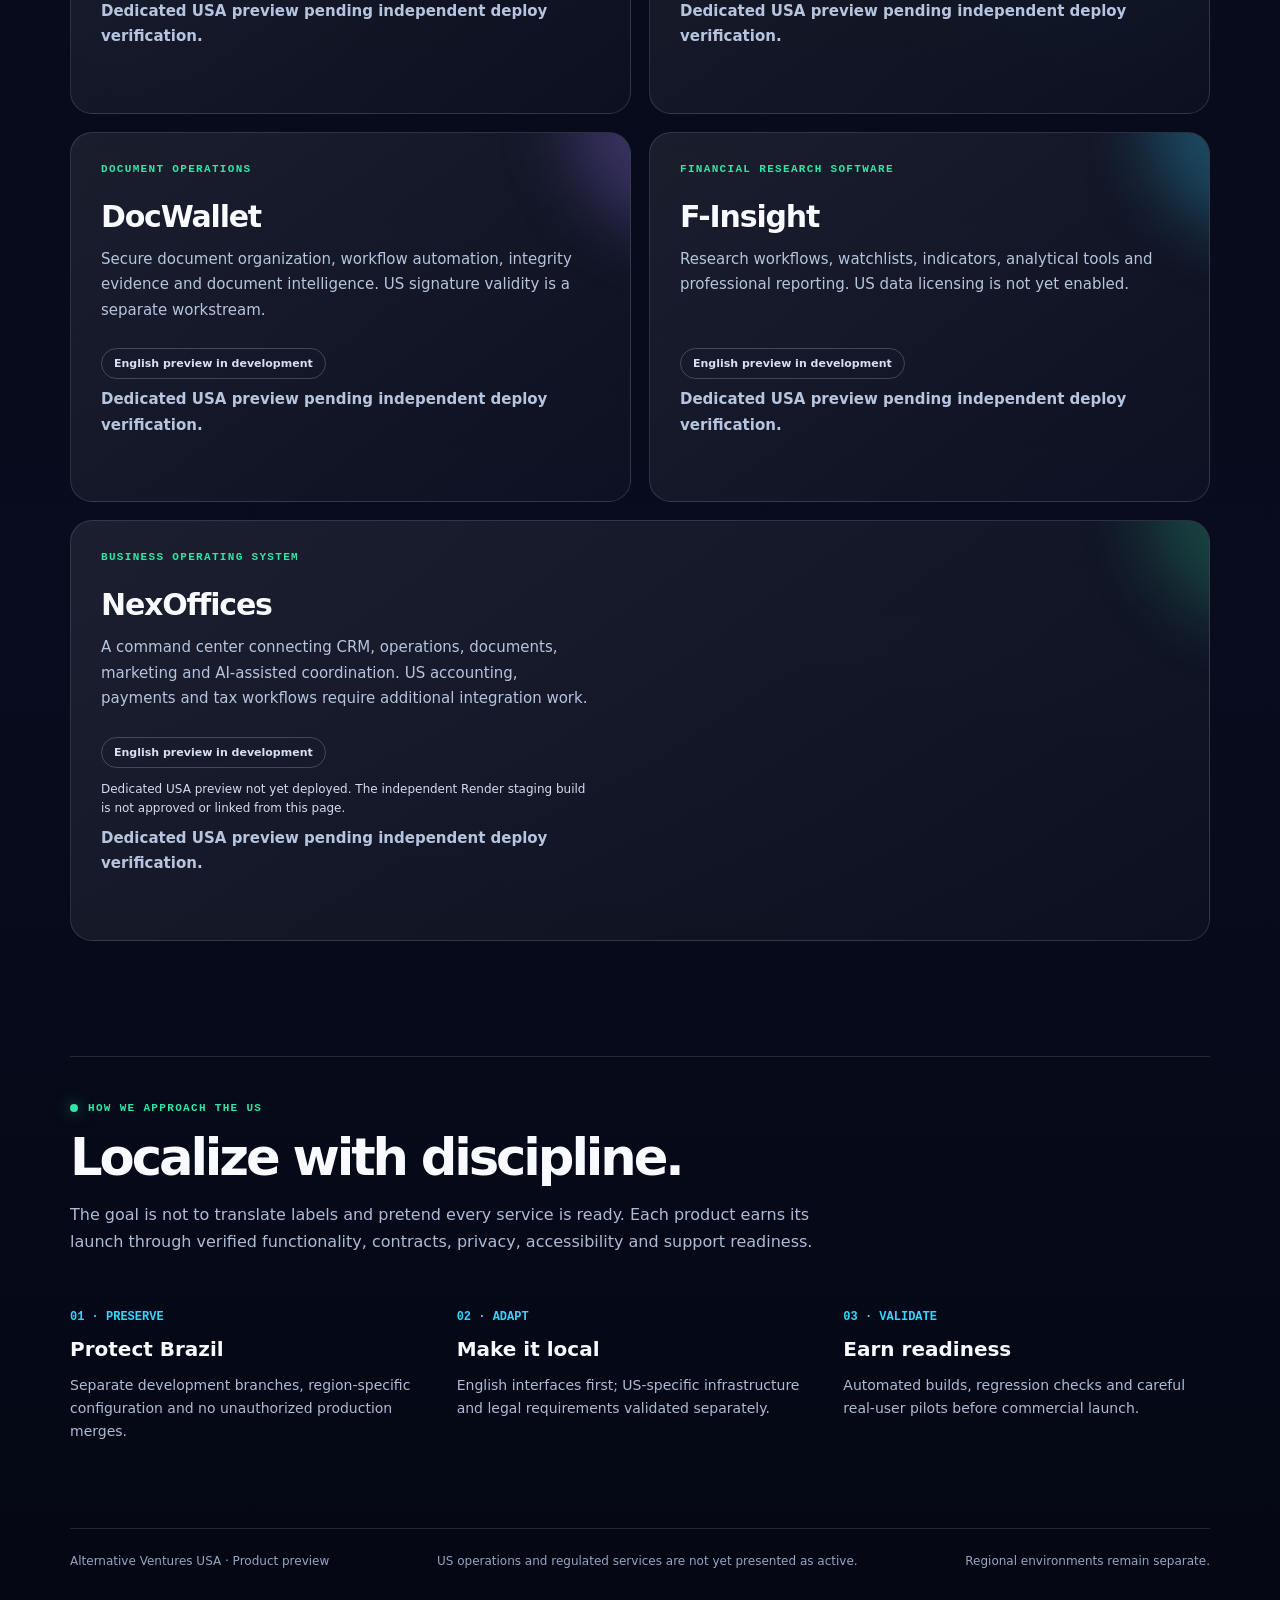
<file: site/us/index.html>
<!doctype html>
<html lang="en-US">
<head>
  <meta charset="utf-8" />
  <meta name="viewport" content="width=device-width,initial-scale=1" />
  <meta name="theme-color" content="#050816" />
  <meta name="description" content="Alternative Ventures USA: a preview of AI-powered business, marketing, document, and financial intelligence products being localized for the United States." />
  <meta name="robots" content="noindex,nofollow" />
  <!-- Demo-only page: prohibit scripts, network connections, forms and embedded providers. -->
  <meta http-equiv="Content-Security-Policy" content="default-src 'self'; script-src 'none'; connect-src 'none'; form-action 'none'; object-src 'none'; frame-src 'none'; base-uri 'none'; img-src 'self' data:; style-src 'self' 'unsafe-inline'; font-src 'self'" />
  <title>Alternative Ventures USA — Product Localization Preview</title>
  <style>
    :root{--bg:#040713;--ink:#f8faff;--muted:#adbbd4;--line:rgba(255,255,255,.13);--accent:#35d5ff;--mint:#31e6a5;font-family:system-ui,-apple-system,BlinkMacSystemFont,"Segoe UI",sans-serif;color-scheme:dark}
    *,*::before,*::after{box-sizing:border-box}
    html{scroll-behavior:smooth}
    body{margin:0;min-height:100vh;color:var(--ink);background:radial-gradient(ellipse at 85% 9%,rgba(53,213,255,.16),transparent 35%),radial-gradient(ellipse at 15% 0,rgba(79,140,255,.23),transparent 38%),linear-gradient(180deg,var(--bg),#080c1e 70%,var(--bg))}
    a{color:inherit;text-decoration:none}
    a:focus-visible{outline:3px solid var(--accent);outline-offset:5px;border-radius:5px}
    .skip-link{position:absolute;left:16px;top:-90px;z-index:1000;padding:12px 18px;border-radius:8px;background:#fff;color:#041025;font-size:14px;font-weight:800}
    .skip-link:focus{top:12px}
    .wrap{width:min(1140px,calc(100% - 38px));margin-inline:auto}
    header{display:flex;align-items:center;justify-content:space-between;gap:20px;padding:25px 0;border-bottom:1px solid var(--line)}
    .wordmark{display:flex;flex-direction:column;justify-content:center;min-height:44px;line-height:1.05;text-transform:uppercase;letter-spacing:.22em}
    .wordmark span{font-size:15px;font-weight:350}
    .wordmark strong{font-size:12px;color:var(--accent);letter-spacing:.4em;margin-top:6px}
    .nav{display:flex;gap:22px;align-items:center;flex-wrap:wrap;font-size:13px;font-weight:700;color:#cdd9ed}
    .nav a{display:inline-flex;align-items:center;min-height:44px;padding:8px 0}
    .region-label{font-size:11px;letter-spacing:.08em;text-transform:uppercase;color:var(--mint);font-weight:800}
    .eyebrow{display:inline-flex;align-items:center;gap:10px;letter-spacing:.12em;text-transform:uppercase;font:600 11px ui-monospace,SFMono-Regular,Consolas,monospace;color:var(--mint)}
    .eyebrow::before{content:"";width:8px;height:8px;border-radius:50%;background:var(--mint);box-shadow:0 0 15px rgba(49,230,165,.6)}
    .hero{padding:105px 0 90px;max-width:900px}
    h1{font-size:clamp(49px,7.5vw,100px);line-height:.98;letter-spacing:-.077em;margin:26px 0 28px;font-weight:900}
    h1 em{font-style:normal;color:var(--accent)}
    .lead{font-size:clamp(17px,2.1vw,21px);line-height:1.65;color:#cbd6e9;max-width:740px}
    .actions{display:flex;flex-wrap:wrap;gap:12px;margin-top:30px}
    .primary,.secondary{display:inline-flex;justify-content:center;align-items:center;min-height:49px;padding:13px 20px;border-radius:999px;font-size:14px;font-weight:800}
    .primary{background:linear-gradient(95deg,#fff,#86c8ff,#35d5ff);color:#041025}
    .secondary{border:1px solid rgba(255,255,255,.28);background:rgba(255,255,255,.05)}
    .notice{margin-top:25px;font-size:12px;line-height:1.7;color:#9cabc6}
    .section{padding:55px 0}
    h2{font-size:clamp(33px,4vw,54px);letter-spacing:-.06em;margin:13px 0 17px;line-height:1.1}
    .section-intro{max-width:760px;color:var(--muted);font-size:16px;line-height:1.65;margin:0 0 30px}
    .grid{display:grid;grid-template-columns:repeat(2,minmax(0,1fr));gap:18px}
    .card{position:relative;background:linear-gradient(145deg,rgba(255,255,255,.077),rgba(255,255,255,.025));border:1px solid var(--line);border-radius:22px;padding:30px;display:flex;flex-direction:column;min-height:270px;overflow:hidden}
    .card::after{content:"";position:absolute;width:220px;height:220px;border-radius:50%;right:-160px;top:-120px;pointer-events:none;background:var(--glow,rgba(53,213,255,.20));filter:blur(34px)}
    .card small{font:700 11px ui-monospace,SFMono-Regular,Consolas,monospace;letter-spacing:.12em;text-transform:uppercase;color:var(--mint)}
    .card h3{font-size:clamp(24px,2.4vw,30px);letter-spacing:-.04em;margin:24px 0 13px}
    .card p{color:#b6c4de;font-size:15px;line-height:1.7;margin:0 0 25px;max-width:490px}
    .card .tag{margin-top:auto;width:fit-content;border:1px solid rgba(255,255,255,.2);border-radius:999px;color:#d7e0f2;font-size:11px;font-weight:750;padding:8px 12px}
    .card.wide{grid-column:1/-1;min-height:230px}
    .product-demo-pending{display:inline-flex;margin:16px 0 0;align-items:center;min-height:44px;color:#d7e0f2;font-size:13px;font-weight:700;padding:8px 0}
    .demo-data-note{margin:0 0 24px;padding:15px 18px;border:1px solid rgba(53,213,255,.42);border-radius:12px;background:rgba(53,213,255,.07);color:#d7e5f6;font-size:14px;line-height:1.65}
    .card .demo-caveat{margin:12px 0 0;font-size:12px;line-height:1.6;color:#d2dcef}
    .division{border-top:1px solid var(--line);margin-top:60px;padding:40px 0 65px}
    .steps{display:grid;grid-template-columns:repeat(3,1fr);gap:20px}
    .step{padding:20px 0}
    .step strong{color:var(--accent);font:800 12px ui-monospace,SFMono-Regular,Consolas,monospace}
    .step h3{font-size:20px;margin:13px 0}
    .step p{color:var(--muted);font-size:14px;line-height:1.65;margin:0}
    footer{border-top:1px solid var(--line);padding:25px 0 45px;display:flex;gap:18px;align-items:center;justify-content:space-between;color:#97a5c0;font-size:12px;flex-wrap:wrap}
    @media(max-width:720px){.hero{padding:68px 0}.grid,.steps{grid-template-columns:1fr}.card.wide{grid-column:auto}.nav{gap:12px}.card{min-height:auto}.section{padding:40px 0}}
    /* Preserve distinguishable controls and keyboard focus in Windows high-contrast mode. */
    @media(forced-colors:active){
      .card{background:Canvas;border-color:CanvasText}
      .card .tag{border-color:CanvasText;color:CanvasText}
      .product-demo-pending{color:CanvasText}
      .primary,.secondary{background:Canvas;color:LinkText;border:1px solid LinkText}
      a:focus-visible{outline:3px solid Highlight;outline-offset:5px}
    }
    /* Honor user-requested text scaling without forcing horizontal scrolling. */
    @media(max-width:420px){.wordmark{letter-spacing:.12em}.wordmark strong{letter-spacing:.22em}.nav{gap:12px}h1{overflow-wrap:anywhere}}
    @media(prefers-reduced-motion:reduce){html{scroll-behavior:auto}}
  </style>
</head>
<body>
  <a class="skip-link" href="#main-content">Skip to main content</a>
  <header class="wrap">
    <a href="#main-content" class="wordmark" aria-label="Alternative Ventures USA, skip to content">
      <span>Alternative</span><strong>Ventures</strong>
    </a>
    <nav class="nav" aria-label="Main navigation">
      <a href="#products">Products</a>
      <a href="#approach">Our approach</a>
      <span class="region-label" aria-label="United States preview only">US preview only</span>
    </nav>
  </header>

  <main id="main-content" tabindex="-1">
    <section class="hero wrap">
      <div class="eyebrow">USA · localization program</div>
      <h1>Build what matters. <em>Move faster.</em></h1>
      <p class="lead">Alternative Ventures builds practical software where complex operations, data, and AI meet. We are preparing selected products for the United States — carefully, independently, and without disrupting our Brazilian customers.</p>
      <div class="actions">
        <a class="primary" href="#products">Explore the product lineup ↗</a>
        <a class="secondary" href="#approach">How we work</a>
      </div>
      <p class="notice">Preview only. US commercial availability, onboarding, data connectors, subscriptions and regulated features are subject to product-by-product validation. This page does not open accounts or accept orders.</p>
    </section>

    <section id="products" class="section wrap">
      <div class="eyebrow">Selected localization tracks</div>
      <h2>Existing technology.<br />A new market.</h2>
      <p class="section-intro">Our initial software localization effort focuses on five product experiences that can reuse significant parts of existing interfaces and workflows. These are product descriptions, not live US service offerings.</p>
      <p class="demo-data-note" id="usa-demo-data-note">Fictional sample data only. Do not enter personal, customer, financial, or confidential information in these demos. No real accounts, submissions, or transactions are enabled.</p>
      <div class="grid">
        <article class="card" style="--glow:rgba(49,230,165,.22)">
          <small>Marketing intelligence</small><h3>MODO</h3>
          <p>AI-assisted brand planning, creative production, campaign organization and review workflows for small teams.</p>
          <span class="tag">English preview in development</span>
          <p class="product-demo-pending">Dedicated USA preview pending independent deploy verification.</p>
        </article>
        <article class="card" style="--glow:rgba(79,140,255,.24)">
          <small>Conversational business tools</small><h3>SmartBots</h3>
          <p>Business mini-sites, assisted answers, lead capture, a lightweight CRM and follow-up drafts under human control.</p>
          <span class="tag">English preview in development</span>
          <p class="product-demo-pending">Dedicated USA preview pending independent deploy verification.</p>
        </article>
        <article class="card" style="--glow:rgba(155,124,255,.28)">
          <small>Document operations</small><h3>DocWallet</h3>
          <p>Secure document organization, workflow automation, integrity evidence and document intelligence. US signature validity is a separate workstream.</p>
          <span class="tag">English preview in development</span>
          <p class="product-demo-pending">Dedicated USA preview pending independent deploy verification.</p>
        </article>
        <article class="card" style="--glow:rgba(53,213,255,.28)">
          <small>Financial research software</small><h3>F-Insight</h3>
          <p>Research workflows, watchlists, indicators, analytical tools and professional reporting. US data licensing is not yet enabled.</p>
          <span class="tag">English preview in development</span>
          <p class="product-demo-pending">Dedicated USA preview pending independent deploy verification.</p>
        </article>
        <article class="card wide" style="--glow:rgba(49,230,165,.22)">
          <small>Business operating system</small><h3>NexOffices</h3>
          <p>A command center connecting CRM, operations, documents, marketing and AI-assisted coordination. US accounting, payments and tax workflows require additional integration work.</p>
          <span class="tag">English preview in development</span>
          <p class="demo-caveat" id="nexoffices-preview-note">Dedicated USA preview not yet deployed. The independent Render staging build is not approved or linked from this page.</p>
          <p class="product-demo-pending">Dedicated USA preview pending independent deploy verification.</p>
        </article>
      </div>
    </section>

    <section class="division wrap" id="approach">
      <div class="eyebrow">How we approach the US</div>
      <h2>Localize with discipline.</h2>
      <p class="section-intro">The goal is not to translate labels and pretend every service is ready. Each product earns its launch through verified functionality, contracts, privacy, accessibility and support readiness.</p>
      <div class="steps">
        <div class="step"><strong>01 · PRESERVE</strong><h3>Protect Brazil</h3><p>Separate development branches, region-specific configuration and no unauthorized production merges.</p></div>
        <div class="step"><strong>02 · ADAPT</strong><h3>Make it local</h3><p>English interfaces first; US-specific infrastructure and legal requirements validated separately.</p></div>
        <div class="step"><strong>03 · VALIDATE</strong><h3>Earn readiness</h3><p>Automated builds, regression checks and careful real-user pilots before commercial launch.</p></div>
      </div>
    </section>
  </main>

  <footer class="wrap">
    <span>Alternative Ventures USA · Product preview</span>
    <span>US operations and regulated services are not yet presented as active.</span>
    <span>Regional environments remain separate.</span>
  </footer>
</body>
</html>
</file>
